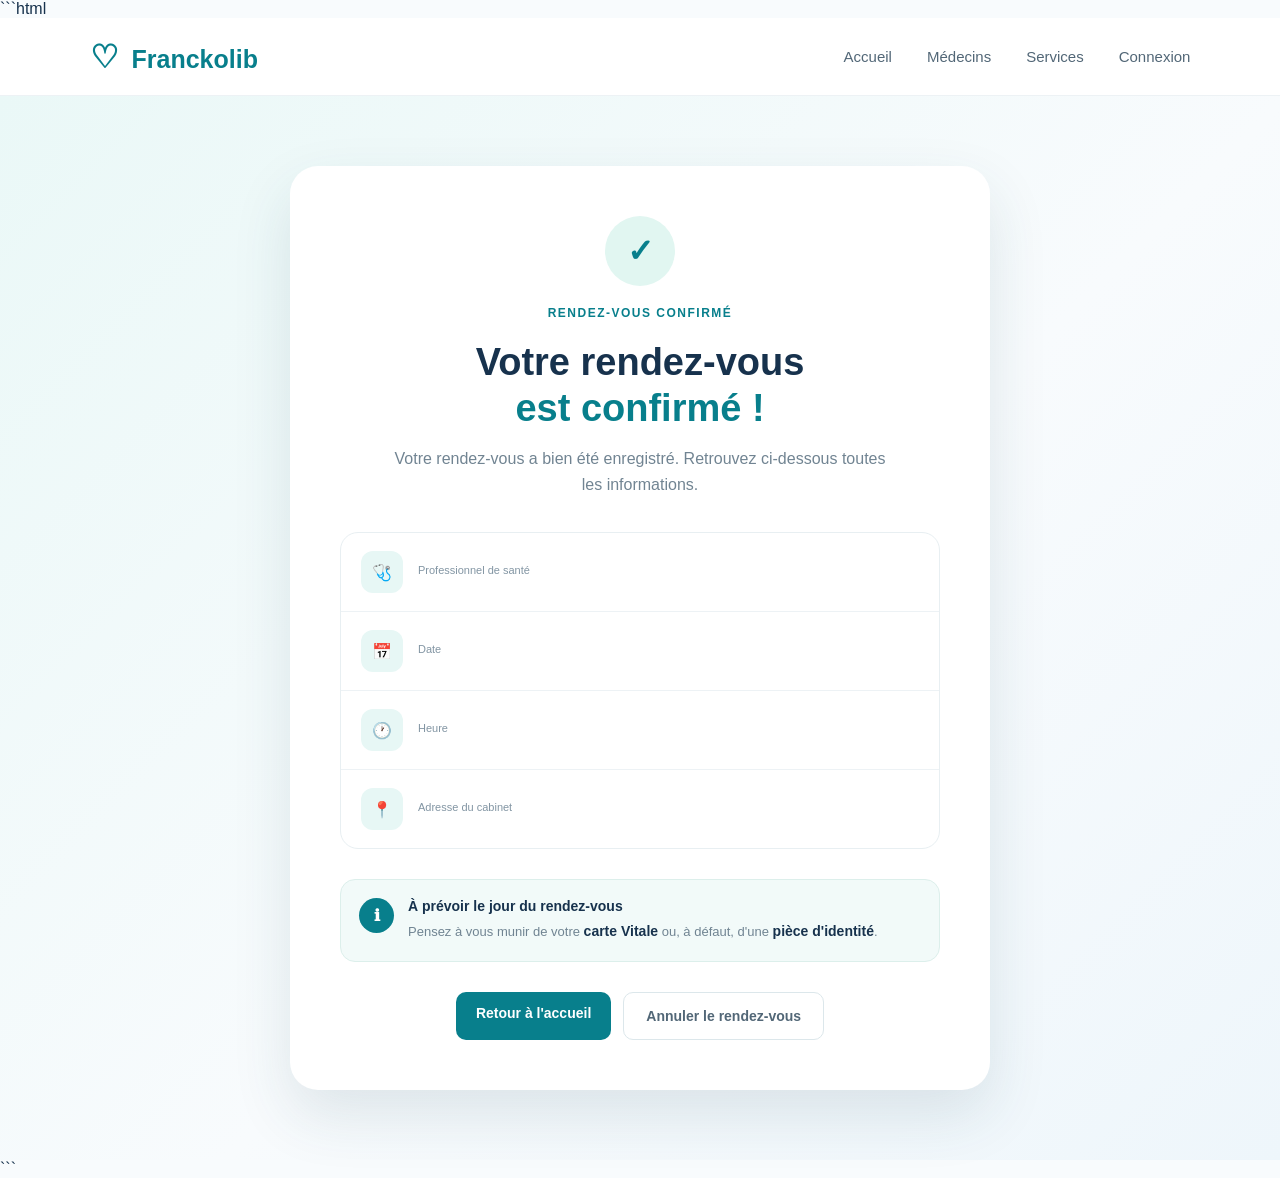
<file: confirmation.html>
```html
<!DOCTYPE html>
<html lang="fr">

<head>
    <meta charset="UTF-8">
    <meta name="viewport" content="width=device-width, initial-scale=1.0">

    <title>Franckolib - Confirmation du rendez-vous</title>

    <link rel="stylesheet" href="style.css">
</head>

<body>

    <!-- NAVIGATION -->

    <header class="navbar">

        <div class="logo">
            <span>♡</span> Franckolib
        </div>

        <nav>
            <a href="index.html">Accueil</a>
            <a href="medecins.html">Médecins</a>
            <a href="#">Services</a>
            <a href="#">Connexion</a>
        </nav>

    </header>


    <!-- CONFIRMATION -->

    <section class="confirmation-page">

        <div class="confirmation-card">

            <div class="confirmation-icon">
                ✓
            </div>

            <span class="confirmation-badge">
                RENDEZ-VOUS CONFIRMÉ
            </span>

            <h1>
                Votre rendez-vous<br>
                <span>est confirmé !</span>
            </h1>

            <p class="confirmation-intro">
                Votre rendez-vous a bien été enregistré.
                Retrouvez ci-dessous toutes les informations.
            </p>


            <!-- INFORMATIONS DU RENDEZ-VOUS -->

            <div class="appointment-summary">

                <div class="summary-row">

                    <div class="summary-icon">
                        🩺
                    </div>

                    <div>
                        <small>Professionnel de santé</small>
                        <strong id="medecin"></strong>
                    </div>

                </div>


                <div class="summary-row">

                    <div class="summary-icon">
                        📅
                    </div>

                    <div>
                        <small>Date</small>
                        <strong id="date"></strong>
                    </div>

                </div>


                <div class="summary-row">

                    <div class="summary-icon">
                        🕐
                    </div>

                    <div>
                        <small>Heure</small>
                        <strong id="heure"></strong>
                    </div>

                </div>


                <div class="summary-row">

                    <div class="summary-icon">
                        📍
                    </div>

                    <div>
                        <small>Adresse du cabinet</small>
                        <strong id="adresse"></strong>
                    </div>

                </div>

            </div>


            <!-- INFORMATION PATIENT -->

            <div class="patient-info">

                <div class="patient-info-icon">
                    ℹ
                </div>

                <div>

                    <strong>
                        À prévoir le jour du rendez-vous
                    </strong>

                    <p>
                        Pensez à vous munir de votre
                        <strong>carte Vitale</strong> ou,
                        à défaut, d'une
                        <strong>pièce d'identité</strong>.
                    </p>

                </div>

            </div>


            <!-- ACTIONS -->

            <div class="confirmation-actions">

                <a href="index.html">
                    Retour à l'accueil
                </a>

                <button id="annuler">
                    Annuler le rendez-vous
                </button>

            </div>

        </div>

    </section>


    <script src="script-confirmation.js"></script>

</body>

</html>
```
</file>
<file: style.css>
* {
    box-sizing: border-box;
}

body {
    margin: 0;
    font-family: Arial, Helvetica, sans-serif;
    color: #17324d;
    background: #f8fbfd;
}


/* =========================
   NAVBAR
========================= */

.navbar {
    height: 78px;
    padding: 0 7%;
    background: white;
    display: flex;
    align-items: center;
    justify-content: space-between;
    border-bottom: 1px solid #edf2f5;
}

.logo {
    font-size: 25px;
    font-weight: 700;
    color: #087f8c;
}

.logo span {
    font-size: 32px;
    margin-right: 6px;
}

.navbar nav {
    display: flex;
    gap: 35px;
}

.navbar nav a {
    text-decoration: none;
    color: #526777;
    font-size: 15px;
    font-weight: 500;
}

.navbar nav a:hover {
    color: #087f8c;
}


/* =========================
   HERO
========================= */

.hero {
    background: linear-gradient(
        135deg,
        #eaf8f7 0%,
        #f8fbfd 55%,
        #eef6fb 100%
    );

    padding: 75px 7% 90px;
}

.hero-content {
    max-width: 1200px;
    margin: auto;

    display: grid;
    grid-template-columns: 1fr 0.85fr;

    align-items: center;
    gap: 70px;
}


/* =========================
   HERO TEXT
========================= */

.badge {
    display: inline-block;

    background: white;
    color: #087f8c;

    padding: 9px 15px;

    border-radius: 30px;

    font-size: 13px;
    font-weight: 600;

    box-shadow: 0 5px 20px rgba(0, 80, 100, 0.08);
}

.hero h1 {
    font-size: 62px;
    line-height: 1.08;

    margin: 25px 0 20px;

    color: #12344d;
}

.hero h1 span {
    color: #087f8c;
}

.hero-text > p {
    max-width: 560px;

    color: #607789;

    font-size: 18px;
    line-height: 1.7;

    margin-bottom: 35px;
}


/* =========================
   SEARCH
========================= */

.search-box {
    background: white;

    padding: 12px;

    border-radius: 16px;

    display: flex;
    align-items: center;

    box-shadow: 0 15px 40px rgba(30, 80, 100, 0.12);

    max-width: 720px;
}

.search-field {
    flex: 1;

    padding: 8px 18px;

    border-right: 1px solid #e5edf1;
}

.search-field label {
    display: block;

    font-size: 12px;
    font-weight: 700;

    color: #8295a3;

    margin-bottom: 6px;
}

.search-field select,
.search-field input {
    border: none;
    outline: none;

    width: 100%;

    font-size: 15px;

    color: #243b53;

    background: transparent;
}

.search-field input::placeholder {
    color: #8ca0ad;
}

.search-button {
    border: none;

    background: #087f8c;
    color: white;

    padding: 18px 25px;

    border-radius: 12px;

    font-size: 15px;
    font-weight: 700;

    cursor: pointer;

    transition: 0.2s;
}

.search-button:hover {
    background: #056b76;

    transform: translateY(-2px);
}


/* =========================
   IMAGE
========================= */

.hero-image {
    display: flex;
    justify-content: center;
}

.image-card {
    position: relative;

    width: 450px;
    height: 520px;

    border-radius: 35px;

    overflow: visible;
}

.image-card img {
    width: 100%;
    height: 100%;

    object-fit: cover;

    border-radius: 35px;

    box-shadow: 0 25px 60px rgba(30, 70, 90, 0.18);
}


/* =========================
   FLOATING CARD
========================= */

.doctor-floating-card {
    position: absolute;

    bottom: 30px;
    left: -35px;

    background: white;

    padding: 15px 20px;

    border-radius: 15px;

    display: flex;
    align-items: center;

    gap: 12px;

    box-shadow: 0 15px 35px rgba(30, 70, 90, 0.16);

    min-width: 250px;
}

.doctor-icon {
    width: 42px;
    height: 42px;

    background: #e1f6f1;

    color: #087f8c;

    border-radius: 50%;

    display: flex;
    align-items: center;
    justify-content: center;

    font-weight: bold;
}

.doctor-floating-card strong {
    display: block;

    font-size: 13px;

    color: #17324d;
}

.doctor-floating-card span {
    display: block;

    margin-top: 4px;

    font-size: 12px;

    color: #7b8d9a;
}


/* =========================
   SERVICES
========================= */

.services {
    background: white;

    padding: 90px 7%;
}

.section-title {
    text-align: center;

    margin-bottom: 50px;
}

.section-title > span {
    color: #087f8c;

    font-size: 12px;

    font-weight: 700;

    letter-spacing: 1.5px;
}

.section-title h2 {
    font-size: 38px;

    line-height: 1.25;

    color: #17324d;

    margin-top: 15px;
}


/* =========================
   SERVICE CARDS
========================= */

.service-cards {
    max-width: 1100px;

    margin: auto;

    display: grid;

    grid-template-columns: repeat(3, 1fr);

    gap: 25px;
}

.service-card {
    padding: 30px;

    border: 1px solid #edf2f5;

    border-radius: 20px;

    background: white;

    transition: 0.2s;
}

.service-card:hover {
    transform: translateY(-5px);

    box-shadow: 0 15px 35px rgba(30, 80, 100, 0.09);
}

.service-icon {
    width: 50px;
    height: 50px;

    border-radius: 14px;

    background: #e7f7f5;

    display: flex;
    align-items: center;
    justify-content: center;

    font-size: 22px;
}

.service-card h3 {
    margin-top: 20px;

    color: #17324d;
}

.service-card p {
    color: #708492;

    line-height: 1.6;

    font-size: 14px;
}


/* =========================
   RESPONSIVE
========================= */

@media (max-width: 900px) {

    .hero-content {
        grid-template-columns: 1fr;
    }

    .hero h1 {
        font-size: 48px;
    }

    .hero-image {
        margin-top: 30px;
    }

    .service-cards {
        grid-template-columns: 1fr;
    }
}


@media (max-width: 650px) {

    .navbar {
        padding: 0 20px;
    }

    .navbar nav {
        display: none;
    }

    .hero {
        padding: 50px 20px;
    }

    .hero h1 {
        font-size: 40px;
    }

    .search-box {
        flex-direction: column;
        align-items: stretch;
        gap: 10px;
    }

    .search-field {
        border-right: none;
        border-bottom: 1px solid #e5edf1;
    }

    .search-button {
        width: 100%;
    }

    .image-card {
        width: 100%;
        height: 420px;
    }

    .doctor-floating-card {
        left: 15px;
        bottom: 20px;
    }
}
/* =========================
   PAGE MEDECINS
========================= */

.doctors-page {
    background: #f8fbfd;
    min-height: calc(100vh - 78px);
    padding: 65px 7% 90px;
}

.doctors-header {
    max-width: 1100px;
    margin: auto;
    text-align: center;
    margin-bottom: 50px;
}

.doctors-header h1 {
    font-size: 48px;
    line-height: 1.15;
    color: #12344d;
    margin: 22px 0 15px;
}

.doctors-header h1 span {
    color: #087f8c;
}

.doctors-header p {
    color: #708492;
    font-size: 17px;
}


/* CARTES MEDECINS */

.doctor-list {
    max-width: 1100px;
    margin: auto;

    display: grid;
    grid-template-columns: repeat(3, 1fr);
    gap: 25px;
}

.medecin {
    background: white;
    border: 1px solid #edf2f5;
    border-radius: 20px;
    padding: 28px;

    box-shadow: 0 10px 30px rgba(30, 80, 100, 0.06);

    transition: 0.2s;
}

.medecin:hover {
    transform: translateY(-5px);
    box-shadow: 0 18px 40px rgba(30, 80, 100, 0.12);
}

.medecin-photo {
    width: 75px;
    height: 75px;

    border-radius: 50%;

    object-fit: cover;

    margin-bottom: 18px;
}

.medecin h3 {
    color: #17324d;
    font-size: 19px;
    margin: 5px 0 10px;
}

.medecin-specialite {
    color: #087f8c;
    font-size: 14px;
    font-weight: 600;
}

.medecin-adresse {
    color: #718492;
    font-size: 14px;
    line-height: 1.5;
}

.medecin-disponible {
    display: inline-block;

    background: #e7f7f5;
    color: #087f8c;

    padding: 7px 11px;
    border-radius: 20px;

    font-size: 12px;
    font-weight: 600;

    margin: 8px 0 18px;
}

.medecin button {
    width: 100%;

    border: none;

    background: #087f8c;
    color: white;

    padding: 13px;

    border-radius: 10px;

    font-size: 14px;
    font-weight: 700;

    cursor: pointer;
}

.medecin button:hover {
    background: #056b76;
}


@media (max-width: 900px) {

    .doctor-list {
        grid-template-columns: 1fr 1fr;
    }

}


@media (max-width: 650px) {

    .doctors-page {
        padding: 45px 20px;
    }

    .doctors-header h1 {
        font-size: 38px;
    }

    .doctor-list {
        grid-template-columns: 1fr;
    }

}
/* =========================
   PAGE RENDEZ-VOUS
========================= */

.appointment-page {
    min-height: calc(100vh - 78px);

    background: linear-gradient(
        135deg,
        #eaf8f7 0%,
        #f8fbfd 55%,
        #eef6fb 100%
    );

    padding: 70px 7%;
}

.appointment-container {
    max-width: 1100px;
    margin: auto;

    display: grid;
    grid-template-columns: 0.9fr 1.1fr;

    gap: 60px;

    align-items: center;
}


/* IMAGE */

.appointment-image {
    position: relative;
    height: 560px;
}

.appointment-image img {
    width: 100%;
    height: 100%;

    object-fit: cover;

    border-radius: 30px;

    box-shadow: 0 25px 60px rgba(30, 70, 90, 0.18);
}

.appointment-image-card {
    position: absolute;

    bottom: 30px;
    left: -25px;

    background: white;

    padding: 16px 20px;

    border-radius: 15px;

    display: flex;
    align-items: center;

    gap: 12px;

    box-shadow: 0 15px 35px rgba(30, 70, 90, 0.15);
}

.appointment-image-card > span {
    width: 42px;
    height: 42px;

    border-radius: 50%;

    background: #e1f6f1;
    color: #087f8c;

    display: flex;
    align-items: center;
    justify-content: center;

    font-weight: bold;
}

.appointment-image-card strong {
    display: block;

    color: #17324d;
    font-size: 13px;
}

.appointment-image-card small {
    display: block;

    color: #7b8d9a;

    margin-top: 4px;
}


/* CARTE */

.appointment-card {
    background: white;

    padding: 45px;

    border-radius: 25px;

    box-shadow: 0 20px 50px rgba(30, 70, 90, 0.10);
}

.appointment-card h1 {
    color: #17324d;

    font-size: 38px;

    margin: 20px 0 10px;
}

.appointment-intro {
    color: #718492;

    line-height: 1.6;

    margin-bottom: 30px;
}


/* MEDECIN */

.doctor-selected {
    background: #f2faf9;

    border: 1px solid #e2f0ef;

    border-radius: 15px;

    padding: 15px;

    display: flex;
    align-items: center;

    gap: 13px;

    margin-bottom: 30px;
}

.doctor-selected-icon {
    width: 45px;
    height: 45px;

    border-radius: 50%;

    background: #dff4f1;

    display: flex;
    align-items: center;
    justify-content: center;
}

.doctor-selected span {
    display: block;

    font-size: 11px;

    color: #7b8d9a;

    margin-bottom: 4px;
}

.doctor-selected strong {
    color: #17324d;

    font-size: 15px;
}


/* CHAMPS */

.form-group {
    margin-bottom: 22px;
}

.form-group label {
    display: block;

    color: #526777;

    font-size: 13px;

    font-weight: 700;

    margin-bottom: 8px;
}

.form-group input,
.form-group select {
    width: 100%;

    padding: 15px;

    border: 1px solid #dce7eb;

    border-radius: 10px;

    background: #fbfdfe;

    color: #243b53;

    font-size: 15px;

    outline: none;
}

.form-group input:focus,
.form-group select:focus {
    border-color: #087f8c;
}


/* BOUTONS */

.actions-rdv {
    display: flex;

    gap: 12px;

    margin-top: 30px;
}

#confirmer {
    flex: 1;

    border: none;

    background: #087f8c;

    color: white;

    padding: 15px;

    border-radius: 10px;

    font-weight: 700;

    cursor: pointer;
}

#confirmer:hover {
    background: #056b76;
}

#annuler {
    padding: 15px 22px;

    border: 1px solid #dce7eb;

    background: white;

    color: #526777;

    border-radius: 10px;

    font-weight: 600;

    cursor: pointer;
}

#annuler:hover {
    background: #f5f8fa;
}


/* MOBILE */

@media (max-width: 850px) {

    .appointment-container {
        grid-template-columns: 1fr;
    }

    .appointment-image {
        height: 400px;
    }

    .appointment-card {
        padding: 30px;
    }

}
/* =========================
   PAGE CONFIRMATION
========================= */

.confirmation-page {
    min-height: calc(100vh - 78px);

    background: linear-gradient(
        135deg,
        #eaf8f7 0%,
        #f8fbfd 55%,
        #eef6fb 100%
    );

    padding: 70px 20px;

    display: flex;
    justify-content: center;
    align-items: center;
}

.confirmation-card {
    width: 100%;
    max-width: 700px;

    background: white;

    padding: 50px;

    border-radius: 28px;

    text-align: center;

    box-shadow: 0 25px 60px rgba(30, 70, 90, 0.12);
}


/* ICON */

.confirmation-icon {
    width: 70px;
    height: 70px;

    margin: auto auto 20px;

    border-radius: 50%;

    background: #e1f6f1;

    color: #087f8c;

    display: flex;
    align-items: center;
    justify-content: center;

    font-size: 32px;
    font-weight: bold;
}

.confirmation-badge {
    color: #087f8c;

    font-size: 12px;

    font-weight: 700;

    letter-spacing: 1.5px;
}

.confirmation-card h1 {
    color: #17324d;

    font-size: 38px;

    line-height: 1.2;

    margin: 20px 0 15px;
}

.confirmation-card h1 span {
    color: #087f8c;
}

.confirmation-intro {
    color: #718492;

    line-height: 1.6;

    max-width: 500px;

    margin: 0 auto 35px;
}


/* RESUME */

.appointment-summary {
    text-align: left;

    border: 1px solid #e8eff2;

    border-radius: 18px;

    overflow: hidden;

    margin-bottom: 30px;
}

.summary-row {
    display: flex;

    align-items: center;

    gap: 15px;

    padding: 18px 20px;

    border-bottom: 1px solid #edf2f5;
}

.summary-row:last-child {
    border-bottom: none;
}

.summary-icon {
    width: 42px;
    height: 42px;

    flex-shrink: 0;

    border-radius: 12px;

    background: #e7f7f5;

    display: flex;
    align-items: center;
    justify-content: center;
}

.summary-row small {
    display: block;

    color: #8295a3;

    font-size: 11px;

    margin-bottom: 4px;
}

.summary-row strong {
    display: block;

    color: #17324d;

    font-size: 14px;
}


/* ACTIONS */

.confirmation-actions {
    display: flex;

    justify-content: center;

    gap: 12px;
}

.confirmation-actions a,
.confirmation-actions button {
    padding: 13px 20px;

    border-radius: 10px;

    font-size: 14px;

    font-weight: 700;

    cursor: pointer;

    text-decoration: none;
}

.confirmation-actions a {
    background: #087f8c;

    color: white;
}

.confirmation-actions button {
    background: white;

    color: #526777;

    border: 1px solid #dce7eb;
}

.confirmation-actions a:hover {
    background: #056b76;
}

.confirmation-actions button:hover {
    background: #f5f8fa;
}


@media (max-width: 600px) {

    .confirmation-card {
        padding: 30px 20px;
    }

    .confirmation-card h1 {
        font-size: 30px;
    }

    .confirmation-actions {
        flex-direction: column;
    }

    .confirmation-actions a,
    .confirmation-actions button {
        width: 100%;
    }

}
/* =========================
   INFORMATION PATIENT
========================= */

.patient-info {
    display: flex;
    align-items: flex-start;
    gap: 14px;

    text-align: left;

    background: #f2faf9;
    border: 1px solid #dcefeb;

    border-radius: 15px;

    padding: 18px;

    margin-bottom: 30px;
}

.patient-info-icon {
    width: 35px;
    height: 35px;

    flex-shrink: 0;

    border-radius: 50%;

    background: #087f8c;
    color: white;

    display: flex;
    align-items: center;
    justify-content: center;

    font-weight: bold;
}

.patient-info strong {
    color: #17324d;
    font-size: 14px;
}

.patient-info p {
    margin: 6px 0 0;

    color: #708492;

    font-size: 13px;

    line-height: 1.6;
}
/* =========================
   ANNUAIRE MEDECINS
========================= */

.doctors-hero {
    background: linear-gradient(
        135deg,
        #eaf8f7,
        #f8fbfd,
        #eef6fb
    );

    padding: 65px 7% 55px;
}

.doctors-hero-content {
    max-width: 1100px;
    margin: auto;
}

.doctors-hero h1 {
    font-size: 50px;
    line-height: 1.15;

    color: #12344d;

    margin: 22px 0 15px;
}

.doctors-hero h1 span {
    color: #087f8c;
}

.doctors-hero p {
    color: #657b8b;

    font-size: 17px;

    max-width: 600px;

    line-height: 1.6;
}


/* =========================
   DIRECTORY
========================= */

.doctor-directory {
    background: #f8fbfd;

    padding: 45px 7% 90px;
}


/* RECHERCHE */

.directory-search {
    max-width: 1100px;

    margin: -25px auto 55px;

    background: white;

    padding: 12px;

    border-radius: 17px;

    display: flex;

    align-items: center;

    box-shadow:
        0 15px 40px rgba(30, 80, 100, 0.10);
}

.directory-field {
    flex: 1;

    padding: 8px 20px;

    border-right: 1px solid #e5edf1;
}

.directory-field label {
    display: block;

    color: #8295a3;

    font-size: 11px;

    font-weight: 700;

    margin-bottom: 6px;
}

.directory-field input,
.directory-field select {
    width: 100%;

    border: none;

    outline: none;

    background: transparent;

    color: #243b53;

    font-size: 15px;
}

#rechercherMedecins {
    border: none;

    background: #087f8c;

    color: white;

    padding: 17px 25px;

    border-radius: 11px;

    font-weight: 700;

    cursor: pointer;
}

#rechercherMedecins:hover {
    background: #056b76;
}


/* TITRE */

.directory-top {
    max-width: 1100px;

    margin: auto auto 25px;

    display: flex;

    align-items: end;

    justify-content: space-between;
}

.directory-label {
    color: #087f8c;

    font-size: 11px;

    font-weight: 700;

    letter-spacing: 1.5px;
}

.directory-top h2 {
    color: #17324d;

    font-size: 30px;

    margin: 8px 0 0;
}

.doctor-count {
    color: #8295a3;

    font-size: 14px;
}


/* =========================
   CARTES
========================= */

.doctor-list {
    max-width: 1100px;

    margin: auto;

    display: grid;

    grid-template-columns:
        repeat(3, 1fr);

    gap: 24px;
}

.doctor-card {
    background: white;

    border-radius: 20px;

    overflow: hidden;

    border: 1px solid #eaf0f3;

    box-shadow:
        0 10px 30px rgba(30, 80, 100, 0.06);

    transition: 0.2s;
}

.doctor-card:hover {
    transform: translateY(-5px);

    box-shadow:
        0 20px 40px rgba(30, 80, 100, 0.12);
}


/* IMAGE */

.doctor-card-top {
    position: relative;

    height: 190px;

    background: #eaf4f5;
}

.doctor-photo {
    width: 100%;
    height: 100%;

    object-fit: cover;
}

.available {
    position: absolute;

    top: 14px;
    right: 14px;

    background: white;

    color: #087f8c;

    padding: 7px 10px;

    border-radius: 20px;

    font-size: 11px;

    font-weight: 700;

    box-shadow:
        0 5px 15px rgba(0, 0, 0, 0.08);
}


/* CONTENU */

.doctor-card-content {
    padding: 22px;
}

.doctor-card h3 {
    color: #17324d;

    font-size: 19px;

    margin: 0 0 6px;
}

.doctor-specialty {
    color: #087f8c;

    font-size: 14px;

    font-weight: 600;

    margin: 0 0 12px;
}

.doctor-rating {
    color: #d69b22;

    font-size: 13px;

    font-weight: 700;

    margin-bottom: 15px;
}

.doctor-rating span {
    color: #8295a3;

    font-weight: 400;
}

.doctor-address {
    color: #718492;

    font-size: 13px;

    line-height: 1.5;

    min-height: 40px;
}

.doctor-availability {
    color: #087f8c;

    font-size: 12px;

    font-weight: 600;

    background: #e9f7f5;

    display: inline-block;

    padding: 7px 10px;

    border-radius: 20px;
}

.doctor-button {
    width: 100%;

    border: none;

    background: #087f8c;

    color: white;

    padding: 13px;

    border-radius: 10px;

    margin-top: 17px;

    font-weight: 700;

    cursor: pointer;
}

.doctor-button:hover {
    background: #056b76;
}


/* AUCUN RESULTAT */

.no-doctor {
    grid-column: 1 / -1;

    background: white;

    border-radius: 20px;

    padding: 60px;

    text-align: center;
}

.no-doctor-icon {
    font-size: 35px;
}

.no-doctor h3 {
    color: #17324d;
}

.no-doctor p {
    color: #718492;
}


/* MOBILE */

@media (max-width: 950px) {

    .doctor-list {
        grid-template-columns: repeat(2, 1fr);
    }

}

@media (max-width: 700px) {

    .doctors-hero {
        padding: 50px 20px;
    }

    .doctors-hero h1 {
        font-size: 38px;
    }

    .doctor-directory {
        padding: 35px 20px 70px;
    }

    .directory-search {
        flex-direction: column;

        align-items: stretch;

        gap: 8px;
    }

    .directory-field {
        border-right: none;

        border-bottom: 1px solid #e5edf1;

        padding: 12px;
    }

    #rechercherMedecins {
        width: 100%;
    }

    .directory-top {
        align-items: flex-start;

        flex-direction: column;

        gap: 10px;
    }

    .doctor-list {
        grid-template-columns: 1fr;
    }

}*/* =========================
   CONNEXION
========================= */

.connexion-overlay {
    position: fixed;

    inset: 0;

    background: rgba(20, 48, 65, 0.55);

    display: none;

    align-items: center;
    justify-content: center;

    padding: 20px;

    z-index: 1000;

    backdrop-filter: blur(4px);
}

.connexion-overlay.active {
    display: flex;
}


/* =========================
   MODALE
========================= */

.connexion-modal {
    position: relative;

    width: 100%;
    max-width: 450px;

    background: white;

    border-radius: 24px;

    padding: 38px;

    box-shadow:
        0 30px 80px rgba(20, 50, 70, 0.25);

    animation: apparitionConnexion 0.2s ease;
}

@keyframes apparitionConnexion {

    from {
        opacity: 0;
        transform: translateY(15px) scale(0.98);
    }

    to {
        opacity: 1;
        transform: translateY(0) scale(1);
    }

}


/* =========================
   FERMER
========================= */

.fermer-connexion {
    position: absolute;

    top: 15px;
    right: 18px;

    width: 35px;
    height: 35px;

    border: none;

    background: #f3f7f8;

    color: #526777;

    border-radius: 50%;

    font-size: 24px;

    cursor: pointer;

    line-height: 1;
}

.fermer-connexion:hover {
    background: #e7eff2;
}


/* =========================
   HEADER
========================= */

.connexion-header {
    text-align: center;

    margin-bottom: 30px;
}

.connexion-logo {
    width: 55px;
    height: 55px;

    margin: auto;

    display: flex;
    align-items: center;
    justify-content: center;

    border-radius: 16px;

    background: #e1f6f1;

    color: #087f8c;

    font-size: 28px;
}

.connexion-header h2 {
    color: #17324d;

    font-size: 25px;

    margin: 18px 0 8px;
}

.connexion-header p {
    color: #7a8c99;

    font-size: 14px;

    line-height: 1.5;

    margin: 0;
}


/* =========================
   CHAMPS
========================= */

.connexion-field {
    margin-bottom: 20px;
}

.connexion-field label {
    display: block;

    color: #526777;

    font-size: 13px;

    font-weight: 700;

    margin-bottom: 8px;
}

.connexion-field input {
    width: 100%;

    padding: 14px 15px;

    border: 1px solid #dce7eb;

    border-radius: 10px;

    background: #fbfdfe;

    color: #243b53;

    font-size: 14px;

    outline: none;

    transition: 0.2s;
}

.connexion-field input:focus {
    border-color: #087f8c;

    box-shadow:
        0 0 0 3px rgba(8, 127, 140, 0.08);
}


/* MOT DE PASSE */

.password-label {
    display: flex;

    justify-content: space-between;

    align-items: center;

    margin-bottom: 8px;
}

.password-label label {
    margin: 0;
}

.password-label a {
    color: #087f8c;

    font-size: 11px;

    text-decoration: none;
}

.password-label a:hover {
    text-decoration: underline;
}

.password-container {
    position: relative;
}

.password-container input {
    padding-right: 50px;
}

#voirMotDePasse {
    position: absolute;

    right: 8px;
    top: 50%;

    transform: translateY(-50%);

    border: none;

    background: transparent;

    cursor: pointer;

    font-size: 16px;

    opacity: 0.7;
}


/* =========================
   BOUTON CONNEXION
========================= */

.connexion-button {
    width: 100%;

    border: none;

    background: #087f8c;

    color: white;

    padding: 15px;

    border-radius: 10px;

    font-size: 14px;

    font-weight: 700;

    cursor: pointer;

    transition: 0.2s;
}

.connexion-button:hover {
    background: #056b76;

    transform: translateY(-1px);
}


/* =========================
   SEPARATION
========================= */

.connexion-separator {
    display: flex;

    align-items: center;

    gap: 12px;

    margin: 25px 0;

    color: #9aabb5;

    font-size: 12px;
}

.connexion-separator::before,
.connexion-separator::after {
    content: "";

    height: 1px;

    flex: 1;

    background: #e6edef;
}


/* =========================
   CREATION COMPTE
========================= */

.creation-button {
    width: 100%;

    padding: 14px;

    border-radius: 10px;

    border: 1px solid #087f8c;

    background: white;

    color: #087f8c;

    font-size: 14px;

    font-weight: 700;

    cursor: pointer;

    transition: 0.2s;
}

.creation-button:hover {
    background: #eef9f8;
}


/* =========================
   FOOTER
========================= */

.connexion-footer {
    color: #9aabb5;

    font-size: 10px;

    line-height: 1.5;

    text-align: center;

    margin: 20px 0 0;
}


/* MOBILE */

@media (max-width: 500px) {

    .connexion-modal {
        padding: 30px 22px;
    }

    .connexion-header h2 {
        font-size: 22px;
    }

}
/* =========================
   PAGE CONNEXION
========================= */

.connexion-page {
    min-height: calc(100vh - 78px);

    background: linear-gradient(
        135deg,
        #eaf8f7,
        #f8fbfd,
        #eef6fb
    );

    padding: 70px 7%;

    display: flex;
    align-items: center;
}

.connexion-container {
    max-width: 1050px;

    width: 100%;

    margin: auto;

    display: grid;

    grid-template-columns: 0.9fr 1fr;

    gap: 60px;

    align-items: center;
}

.connexion-image {
    position: relative;

    height: 560px;
}

.connexion-image img {
    width: 100%;
    height: 100%;

    object-fit: cover;

    border-radius: 30px;

    box-shadow:
        0 25px 60px rgba(30, 70, 90, 0.18);
}

.connexion-image-card {
    position: absolute;

    bottom: 30px;
    left: -25px;

    background: white;

    padding: 16px 20px;

    border-radius: 15px;

    display: flex;

    align-items: center;

    gap: 12px;

    box-shadow:
        0 15px 35px rgba(30, 70, 90, 0.15);
}

.connexion-image-card > span {
    width: 42px;
    height: 42px;

    border-radius: 50%;

    background: #e1f6f1;

    color: #087f8c;

    display: flex;

    align-items: center;
    justify-content: center;

    font-weight: bold;
}

.connexion-image-card strong {
    display: block;

    color: #17324d;

    font-size: 13px;
}

.connexion-image-card small {
    display: block;

    color: #7b8d9a;

    margin-top: 4px;
}

.connexion-box {
    background: white;

    padding: 45px;

    border-radius: 25px;

    box-shadow:
        0 20px 50px rgba(30, 70, 90, 0.10);
}

.connexion-header {
    text-align: center;

    margin-bottom: 30px;
}

.connexion-logo {
    width: 58px;
    height: 58px;

    margin: auto;

    display: flex;

    align-items: center;
    justify-content: center;

    border-radius: 17px;

    background: #e1f6f1;

    color: #087f8c;

    font-size: 30px;
}

.connexion-header h1 {
    color: #17324d;

    font-size: 32px;

    line-height: 1.2;

    margin: 18px 0 12px;
}

.connexion-header h1 span {
    color: #087f8c;
}

.connexion-header p {
    color: #7a8c99;

    font-size: 14px;

    line-height: 1.6;

    margin: 0;
}

.connexion-field {
    margin-bottom: 20px;
}

.connexion-field label {
    display: block;

    color: #526777;

    font-size: 13px;

    font-weight: 700;

    margin-bottom: 8px;
}

.connexion-field input {
    width: 100%;

    padding: 14px 15px;

    border: 1px solid #dce7eb;

    border-radius: 10px;

    background: #fbfdfe;

    color: #243b53;

    font-size: 14px;

    outline: none;
}

.connexion-field input:focus {
    border-color: #087f8c;

    box-shadow:
        0 0 0 3px rgba(8, 127, 140, 0.08);
}

.password-label {
    display: flex;

    justify-content: space-between;

    align-items: center;

    margin-bottom: 8px;
}

.password-label label {
    margin: 0;
}

.password-label a {
    color: #087f8c;

    font-size: 11px;

    text-decoration: none;
}

.password-container {
    position: relative;
}

.password-container input {
    padding-right: 50px;
}

#voirMotDePasse {
    position: absolute;

    right: 8px;
    top: 50%;

    transform: translateY(-50%);

    border: none;

    background: transparent;

    cursor: pointer;

    font-size: 16px;
}

.connexion-button {
    width: 100%;

    border: none;

    background: #087f8c;

    color: white;

    padding: 15px;

    border-radius: 10px;

    font-size: 14px;

    font-weight: 700;

    cursor: pointer;

    transition: 0.2s;
}

.connexion-button:hover {
    background: #056b76;

    transform: translateY(-1px);
}

.connexion-separator {
    display: flex;

    align-items: center;

    gap: 12px;

    margin: 25px 0;

    color: #9aabb5;

    font-size: 12px;
}

.connexion-separator::before,
.connexion-separator::after {
    content: "";

    height: 1px;

    flex: 1;

    background: #e6edef;
}

.creation-button {
    width: 100%;

    padding: 14px;

    border-radius: 10px;

    border: 1px solid #087f8c;

    background: white;

    color: #087f8c;

    font-size: 14px;

    font-weight: 700;

    cursor: pointer;
}

.creation-button:hover {
    background: #eef9f8;
}

.connexion-footer {
    color: #9aabb5;

    font-size: 10px;

    line-height: 1.5;

    text-align: center;

    margin-top: 20px;
}


@media (max-width: 850px) {

    .connexion-container {
        grid-template-columns: 1fr;
    }

    .connexion-image {
        height: 350px;
    }

}


@media (max-width: 550px) {

    .connexion-page {
        padding: 40px 20px;
    }

    .connexion-box {
        padding: 30px 22px;
    }

}
</file>
